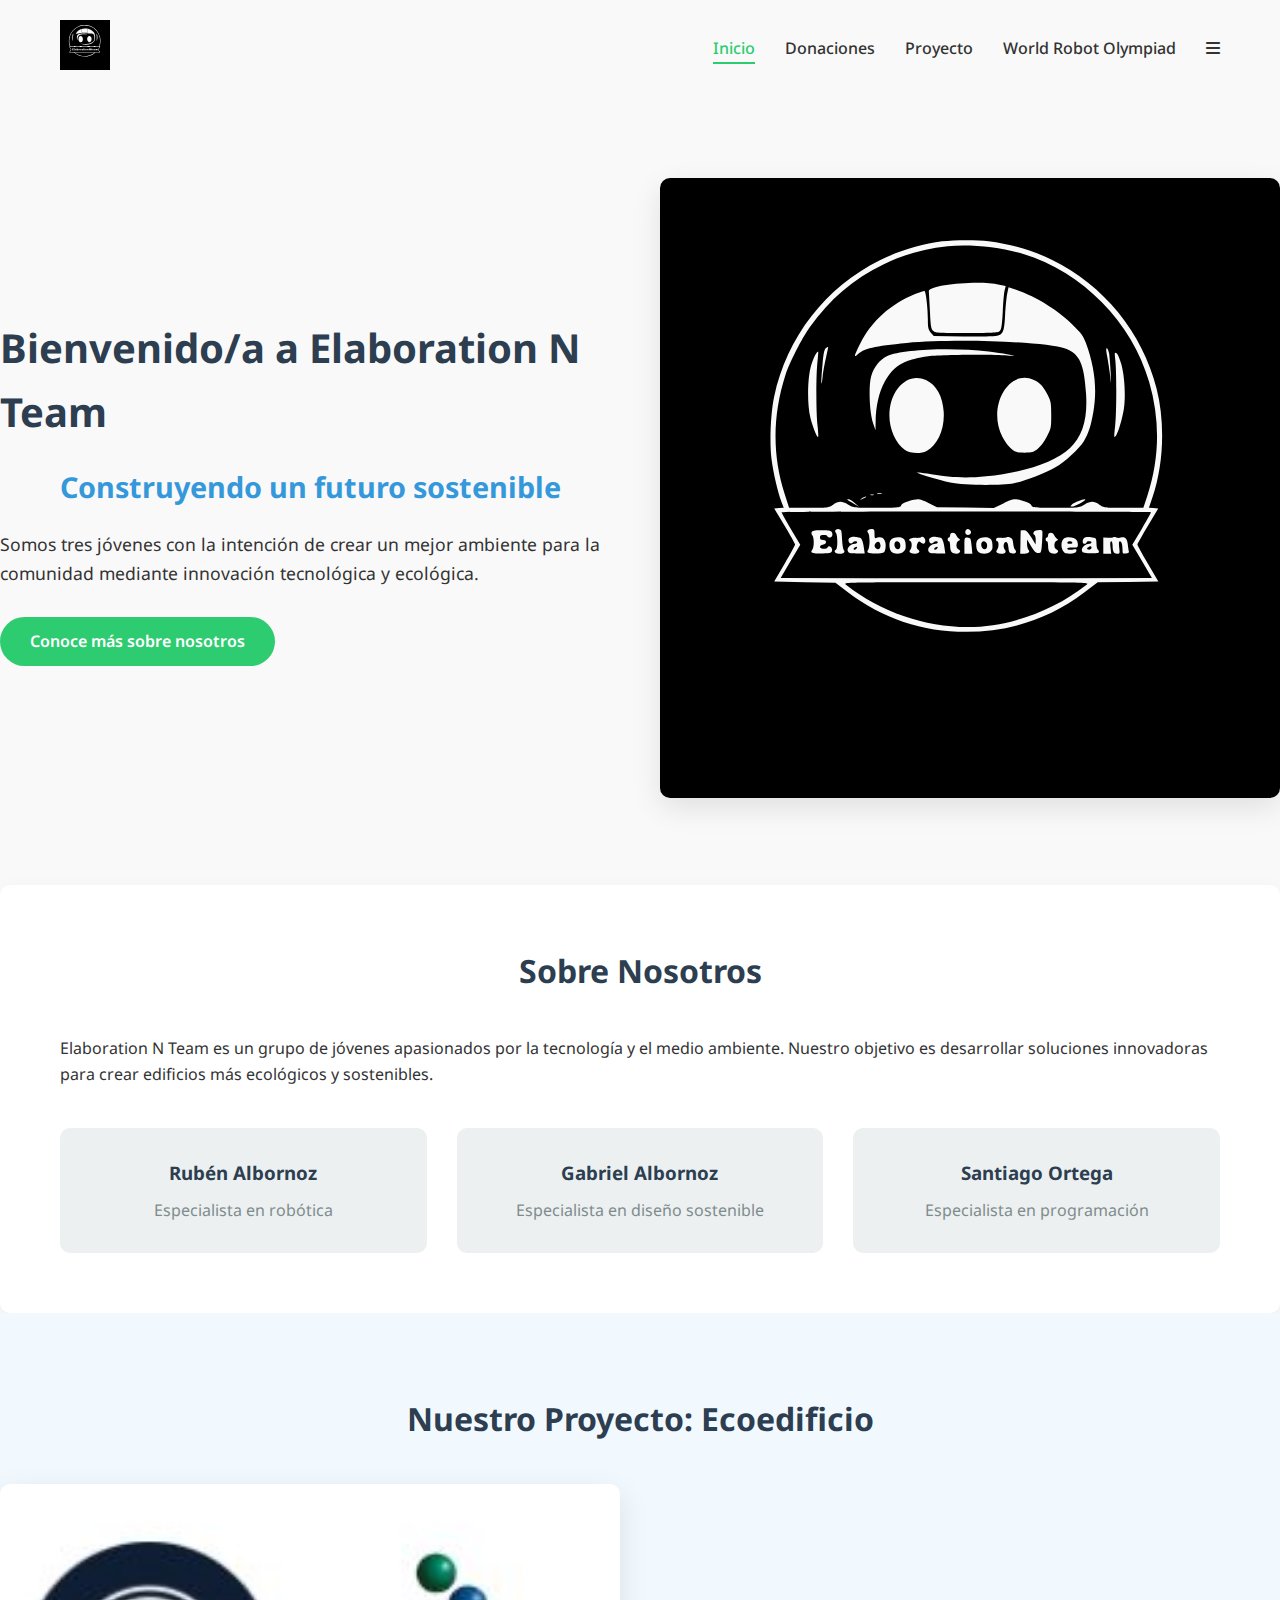
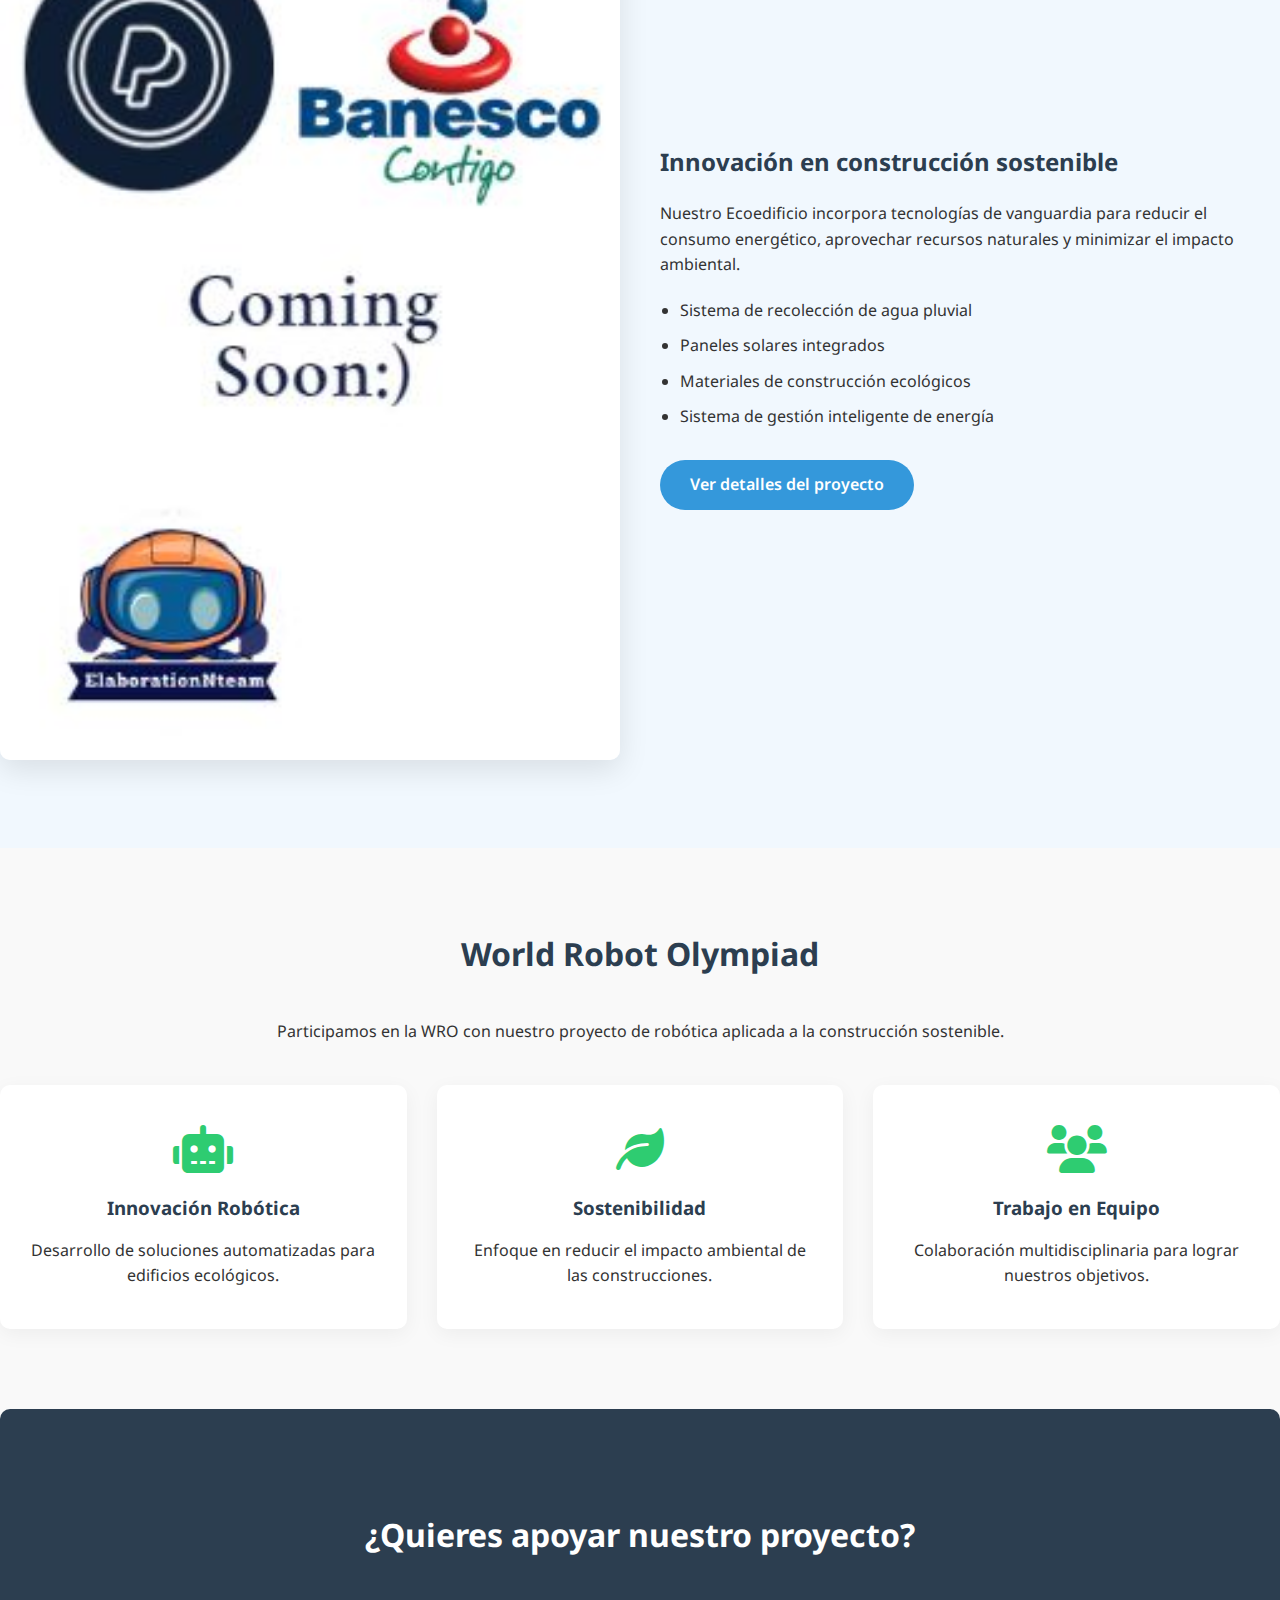
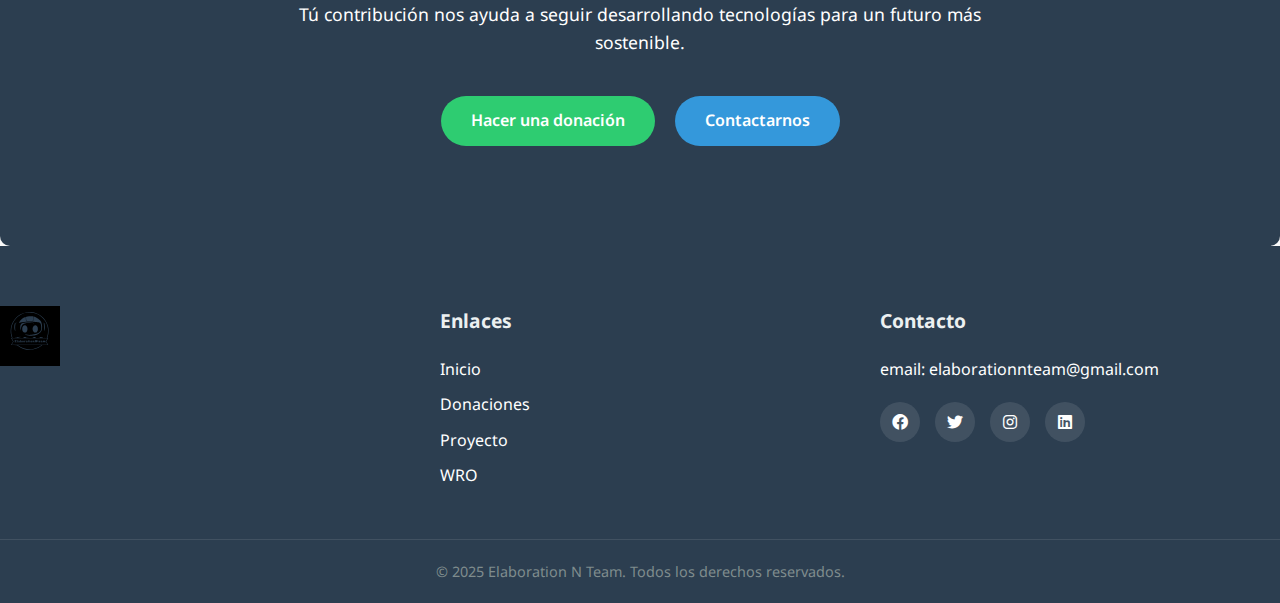
<file: index.html>
<!DOCTYPE html>
<html lang="es">
<head>
    <title>Ecoedificio - Elaboration N Team</title>
    <meta charset="UTF-8">
    <meta name="viewport" content="width=device-width, initial-scale=1.0">
    <meta name="description" content="Jóvenes creando un mejor ambiente para la comunidad con proyectos ecológicos">
    <link rel="stylesheet" href="./assets/css/global.css">
    <link rel="preconnect" href="https://fonts.googleapis.com">
    <link rel="preconnect" href="https://fonts.gstatic.com" crossorigin>
    <link href="https://fonts.googleapis.com/css2?family=Noto+Sans:ital,wght@0,100..900;1,100..900&display=swap" rel="stylesheet">
    <link rel="stylesheet" href="https://cdnjs.cloudflare.com/ajax/libs/font-awesome/6.0.0-beta3/css/all.min.css">
</head>
<body>
    <div class="container">
        <nav class="navbar">
            <div class="logo">
                <img src="img/ElaborationNteam-_1_.svg" alt="Elaboration N Team Logo">
            </div>
            <ul class="nav-links">
                <li><a href="index.html" class="active">Inicio</a></li>
                <li><a href="donations.html">Donaciones</a></li>
                <li><a href="project.html">Proyecto</a></li>
                <li><a href="#wro">World Robot Olympiad</a></li>
                <li><a href="https://wrovenezuela.org/</a>
                    WRO</li>
            </ul>
            <div class="burger">
                <i class="fas fa-bars"></i>
            </div>
        </nav>

        <header class="hero">
            <div class="hero-content">
                <h1>Bienvenido/a a Elaboration N Team</h1>
                <h2>Construyendo un futuro sostenible</h2>
                <p>Somos tres jóvenes con la intención de crear un mejor ambiente para la comunidad mediante innovación tecnológica y ecológica.</p>
                <a href="#about" class="cta-button">Conoce más sobre nosotros</a>
            </div>
            <div class="hero-image">
                <img src="img/ElaborationNteam-_1_.svg" alt="Equipo trabajando en proyecto ecológico">
            </div>
        </header>

        <section id="about" class="about-section">
            <div class="about-content">
                <h2>Sobre Nosotros</h2>
                <p>Elaboration N Team es un grupo de jóvenes apasionados por la tecnología y el medio ambiente. Nuestro objetivo es desarrollar soluciones innovadoras para crear edificios más ecológicos y sostenibles.</p>
                <div class="team-grid">
                    <div class="team-member">
                        <h3>Rubén Albornoz</h3>
                        <p>Especialista en robótica</p>
                    </div>
                    <div class="team-member">
                        <h3>Gabriel Albornoz</h3>
                        <p>Especialista en diseño sostenible</p>
                    </div>
                    <div class="team-member">
                        <h3>Santiago Ortega</h3>
                        <p>Especialista en programación</p>
                    </div>
                </div>
            </div>
        </section>

        <section id="project" class="project-section">
            <h2>Nuestro Proyecto: Ecoedificio</h2>
            <div class="project-details">
                <div class="project-image">
                    <img src="img/Captura.JPG" alt="Modelo de Ecoedificio">
                </div>
                <div class="project-description">
                    <h3>Innovación en construcción sostenible</h3>
                    <p>Nuestro Ecoedificio incorpora tecnologías de vanguardia para reducir el consumo energético, aprovechar recursos naturales y minimizar el impacto ambiental.</p>
                    <ul>
                        <li>Sistema de recolección de agua pluvial</li>
                        <li>Paneles solares integrados</li>
                        <li>Materiales de construcción ecológicos</li>
                        <li>Sistema de gestión inteligente de energía</li>
                    </ul>
                    <a href="project.html" class="cta-button secondary">Ver detalles del proyecto</a>
                </div>
            </div>
        </section>

        <section id="wro" class="wro-section">
            <h2>World Robot Olympiad</h2>
            <p>Participamos en la WRO con nuestro proyecto de robótica aplicada a la construcción sostenible.</p>
            <div class="wro-highlights">
                <div class="highlight">
                    <i class="fas fa-robot"></i>
                    <h3>Innovación Robótica</h3>
                    <p>Desarrollo de soluciones automatizadas para edificios ecológicos.</p>
                </div>
                <div class="highlight">
                    <i class="fas fa-leaf"></i>
                    <h3>Sostenibilidad</h3>
                    <p>Enfoque en reducir el impacto ambiental de las construcciones.</p>
                </div>
                <div class="highlight">
                    <i class="fas fa-users"></i>
                    <h3>Trabajo en Equipo</h3>
                    <p>Colaboración multidisciplinaria para lograr nuestros objetivos.</p>
                </div>
            </div>
        </section>

        <section class="cta-section">
            <h2>¿Quieres apoyar nuestro proyecto?</h2>
            <p>Tú contribución nos ayuda a seguir desarrollando tecnologías para un futuro más sostenible.</p>
            <div class="cta-buttons">
                <a href="donations.html" class="cta-button">Hacer una donación</a>
                <a href="#contact" class="cta-button secondary">Contactarnos</a>
            </div>
        </section>

        <footer>
            <div class="footer-content">
                <div class="footer-logo">
                    <img src="img/ElaborationNteam-_1_.svg" alt="Elaboration N Team Logo">
                </div>
                <div class="footer-links">
                    <h3>Enlaces</h3>
                    <ul>
                        <li><a href="index.html">Inicio</a></li>
                        <li><a href="donations.html">Donaciones</a></li>
                        <li><a href="project.html">Proyecto</a></li>
                        <li><a href="#wro">WRO</a></li>
                    </ul>
                </div>
                <div class="footer-contact" id="contact">
                    <h3>Contacto</h3>
                    <p>email: elaborationnteam@gmail.com</p>
                    <div class="social-icons">
                        <a href="#"><i class="fab fa-facebook"></i></a>
                        <a href="#"><i class="fab fa-twitter"></i></a>
                        <a href="#"><i class="fab fa-instagram"></i></a>
                        <a href="#"><i class="fab fa-linkedin"></i></a>
                    </div>
                </div>
            </div>
            <div class="footer-bottom">
                <p>&copy; 2025 Elaboration N Team. Todos los derechos reservados.</p>
            </div>
        </footer>
    </div>

    <script src="script.js"></script>
</body>
</html>
</file>
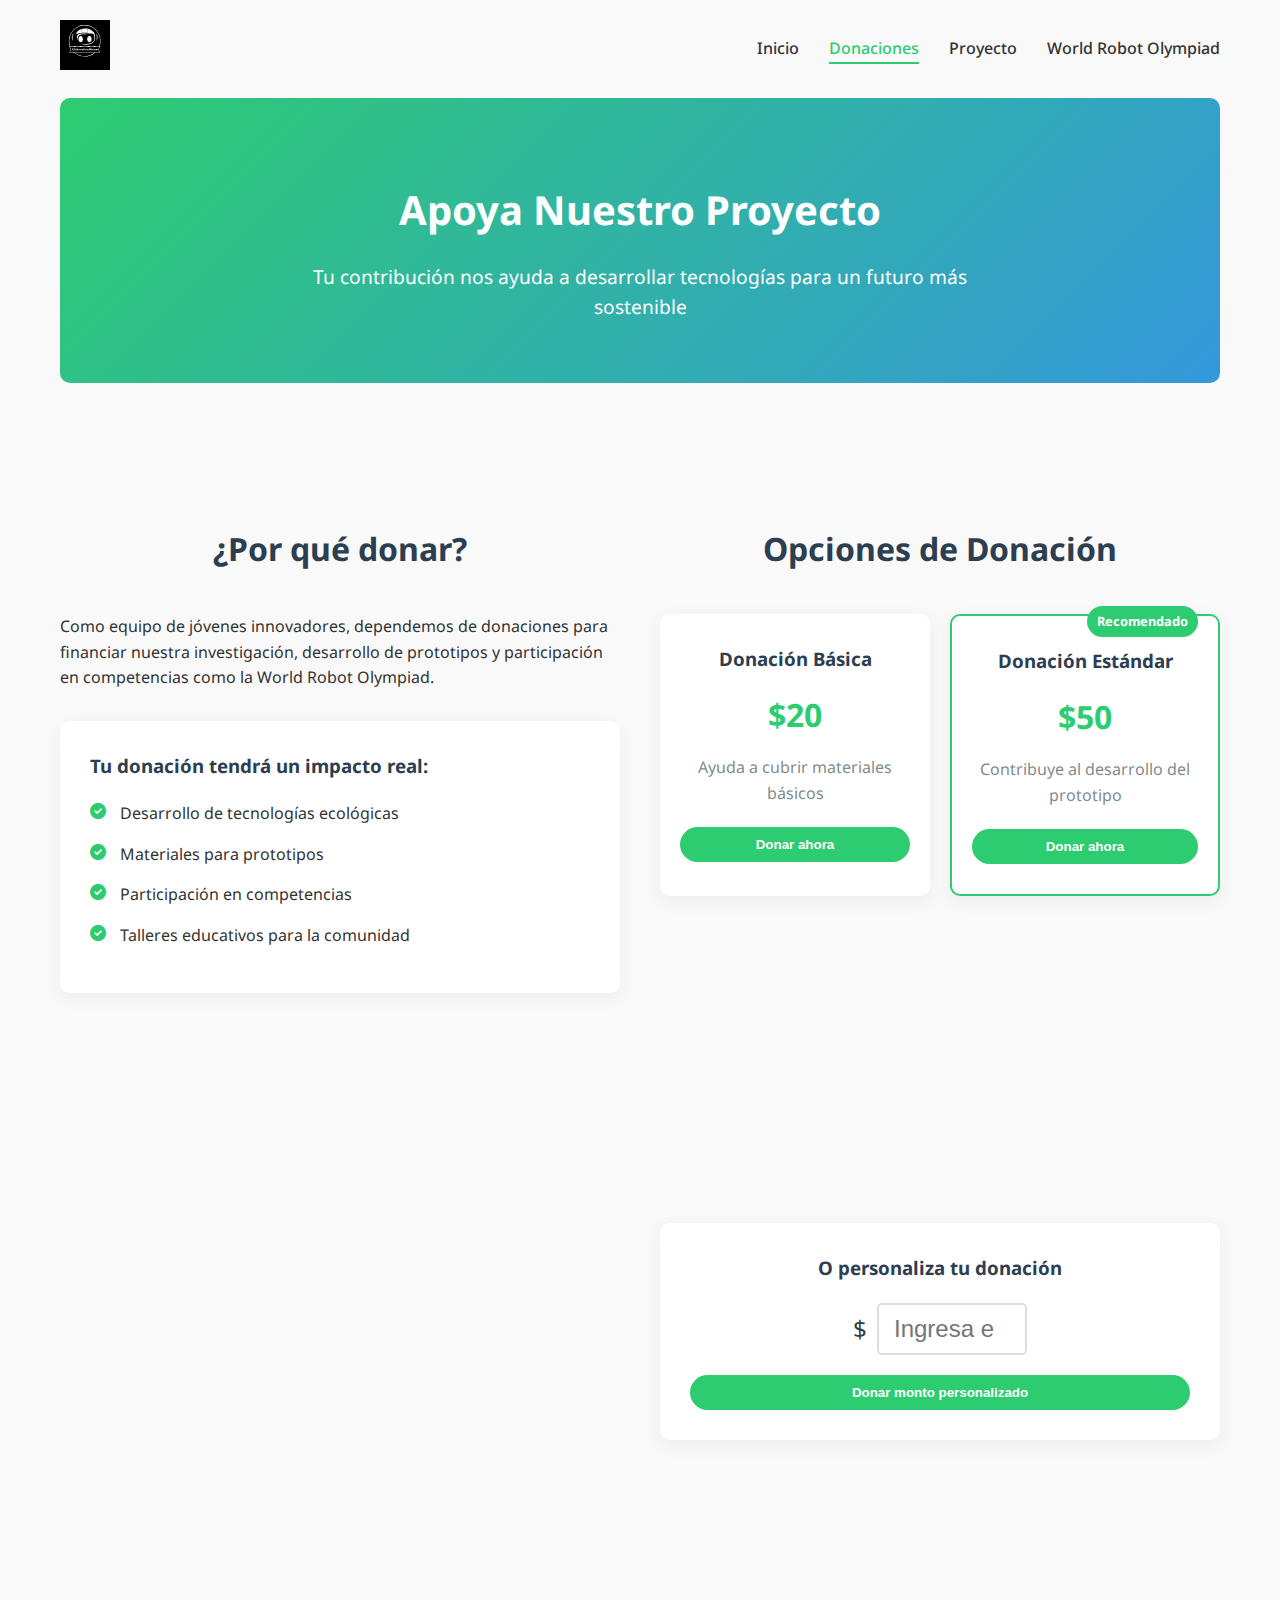
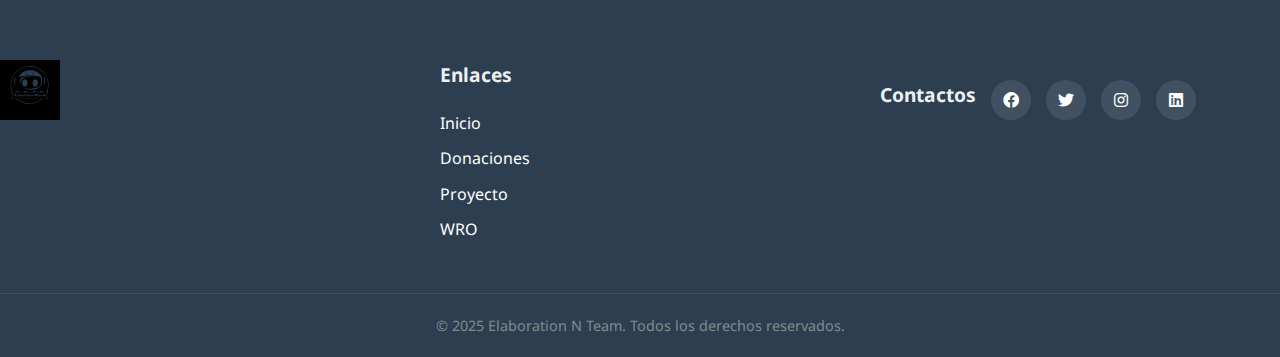
<file: donations.html>
<!DOCTYPE html>
<html lang="es">
<head>
    <title>Donaciones - Elaboration N Team</title>
    <meta charset="UTF-8">
    <meta name="viewport" content="width=device-width, initial-scale=1.0">
    <link rel="stylesheet" href="./assets/css/global.css">
    <link rel="preconnect" href="https://fonts.googleapis.com">
    <link rel="preconnect" href="https://fonts.gstatic.com" crossorigin>
    <link href="https://fonts.googleapis.com/css2?family=Noto+Sans:ital,wght@0,100..900;1,100..900&display=swap" rel="stylesheet">
    <link rel="stylesheet" href="https://cdnjs.cloudflare.com/ajax/libs/font-awesome/6.0.0-beta3/css/all.min.css">
</head>
<body>
    <div class="container">
        <nav class="navbar">
            <div class="logo">
                <img src="img/ElaborationNteam-_1_.svg" alt="Elaboration N Team Logo">
            </div>
            <ul class="nav-links">
                <li><a href="index.html">Inicio</a></li>
                <li><a href="donations.html" class="active">Donaciones</a></li>
                <li><a href="project.html">Proyecto</a></li>
                <li><a href="#wro">World Robot Olympiad</a></li>
            </ul>
            <div class="burger">
                <i class="fas fa-bars"></i>
            </div>
        </nav>

        <header class="donations-header">
            <h1>Apoya Nuestro Proyecto</h1>
            <p>Tu contribución nos ayuda a desarrollar tecnologías para un futuro más sostenible</p>
        </header>

        <section class="donation-content">
            <div class="donation-info">
                <h2>¿Por qué donar?</h2>
                <p>Como equipo de jóvenes innovadores, dependemos de donaciones para financiar nuestra investigación, desarrollo de prototipos y participación en competencias como la World Robot Olympiad.</p>
                
                <div class="impact">
                    <h3>Tu donación tendrá un impacto real:</h3>
                    <ul>
                        <li><i class="fas fa-check-circle"></i> Desarrollo de tecnologías ecológicas</li>
                        <li><i class="fas fa-check-circle"></i> Materiales para prototipos</li>
                        <li><i class="fas fa-check-circle"></i> Participación en competencias</li>
                        <li><i class="fas fa-check-circle"></i> Talleres educativos para la comunidad</li>
                    </ul>
                </div>
            </div>

            <div class="donation-options">
                <h2>Opciones de Donación</h2>
                
                <div class="donation-cards">
                    <div class="donation-card">
                        <h3>Donación Básica</h3>
                        <div class="amount">$20</div>
                        <p>Ayuda a cubrir materiales básicos</p>
                        <button class="donate-button">Donar ahora</button>
                    </div>
                    
                    <div class="donation-card recommended">
                        <div class="recommended-badge">Recomendado</div>
                        <h3>Donación Estándar</h3>
                        <div class="amount">$50</div>
                        <p>Contribuye al desarrollo del prototipo</p>
                        <button class="donate-button">Donar ahora</button>
                    </div>
                    
                    <div class="donation-card">
                        <h3>Donación Premium</h3>
                        <div class="amount">$100+</div>
                        <p>Apoya nuestra participación en la WRO</p>
                        <button class="donate-button">Donar ahora</button>
                    </div>
                </div>
                
                <div class="custom-donation">
                    <h3>O personaliza tu donación</h3>
                    <div class="input-group">
                        <span>$</span>
                        <input type="number" placeholder="Ingresa el monto" min="1">
                    </div>
                    <button class="donate-button">Donar monto personalizado</button>
                </div>
            </div>
        </section>
            </div>
        </section>

        <footer>
            <div class="footer-content">
                <div class="footer-logo">
                    <img src="img/ElaborationNteam-_1_.svg" alt="Elaboration N Team Logo">
                </div>
                <div class="footer-links">
                    <h3>Enlaces</h3>
                    <ul>
                        <li><a href="index.html">Inicio</a></li>
                        <li><a href="donations.html">Donaciones</a></li>
                        <li><a href="project.html">Proyecto</a></li>
                        <li><a href="#wro">WRO</a></li>
                    </ul>
                </div>
                <div class="footer-contact">
                    <div class="social-icons">
                        <h3>Contactos</h3>
                        <a href="#"><i class="fab fa-facebook"></i></a>
                        <a href="#"><i class="fab fa-twitter"></i></a>
                        <a href="#"><i class="fab fa-instagram"></i></a>
                        <a href="#"><i class="fab fa-linkedin"></i></a>
                    </div>
                </div>
            </div>
            <div class="footer-bottom">
                <p>&copy; 2025 Elaboration N Team. Todos los derechos reservados.</p>
            </div>
        </footer>
    </div>

    <script src="script.js"></script>
</body>
</html>
</file>
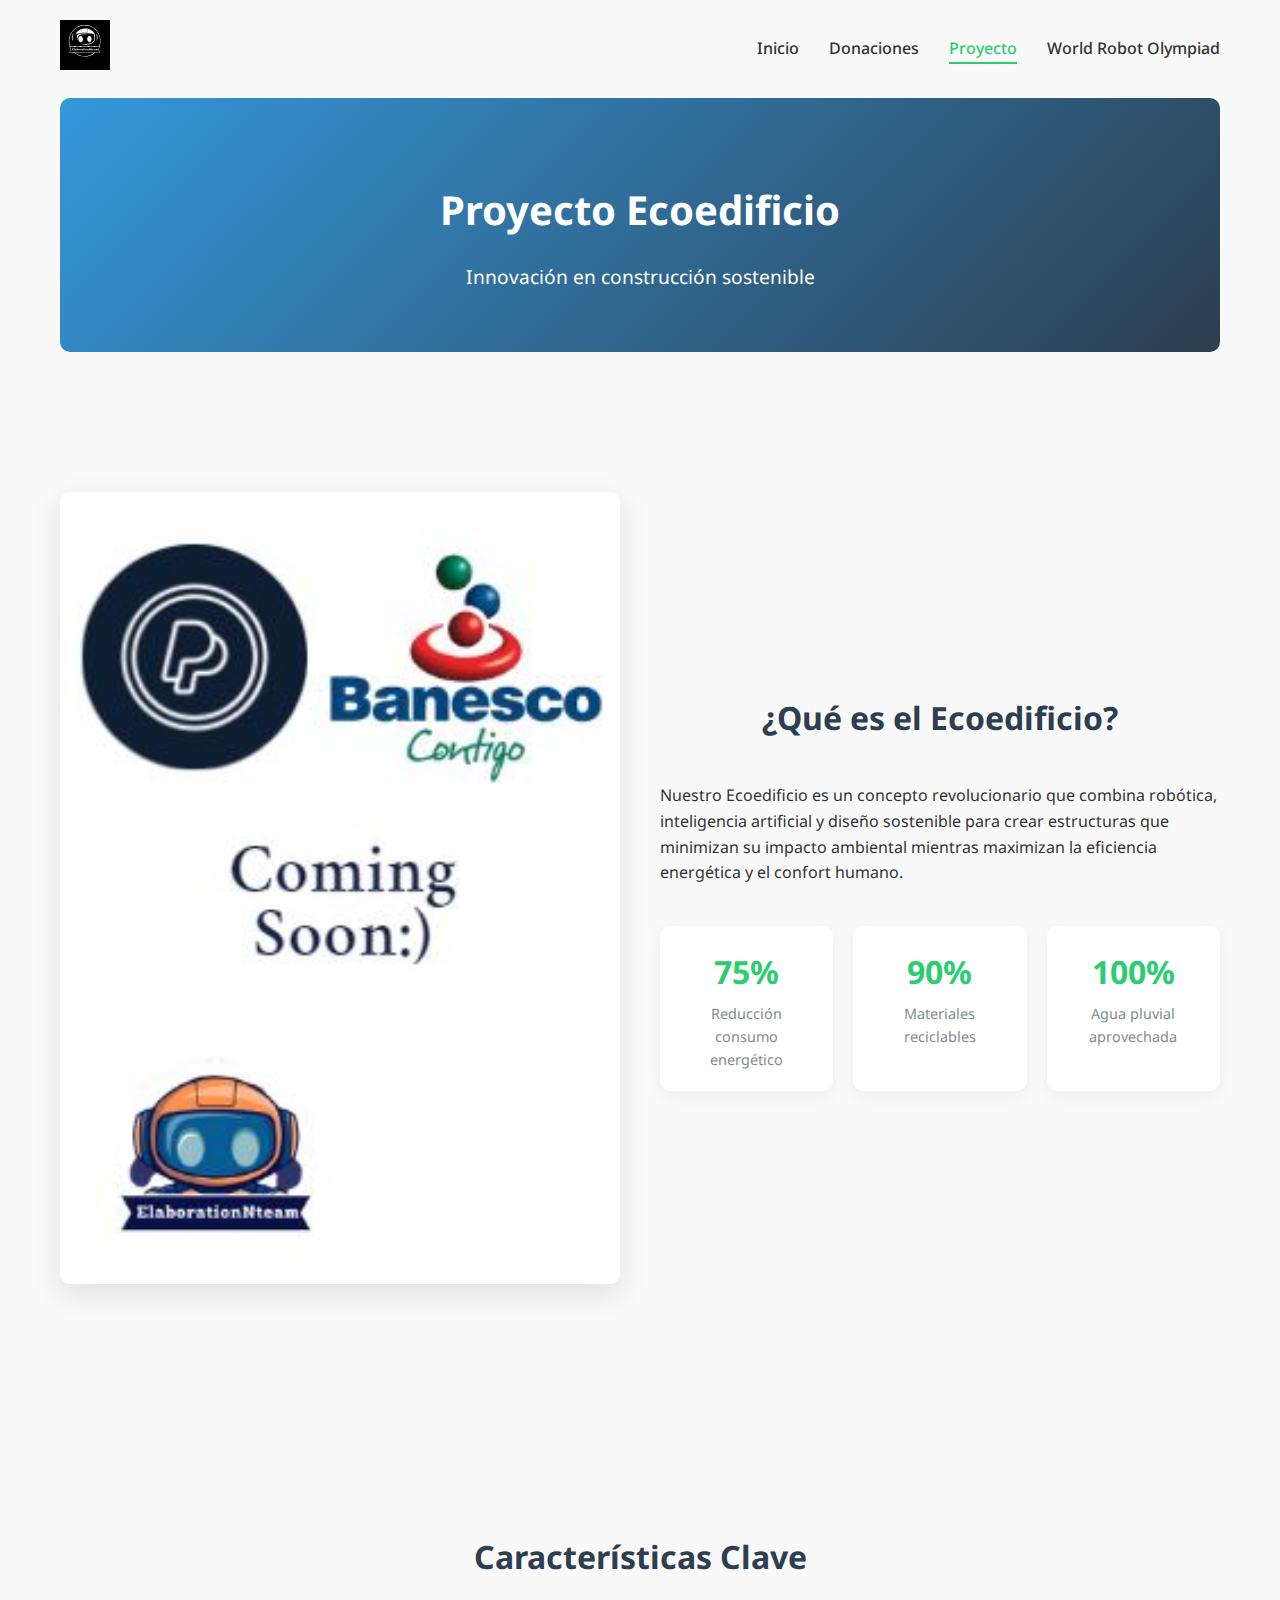
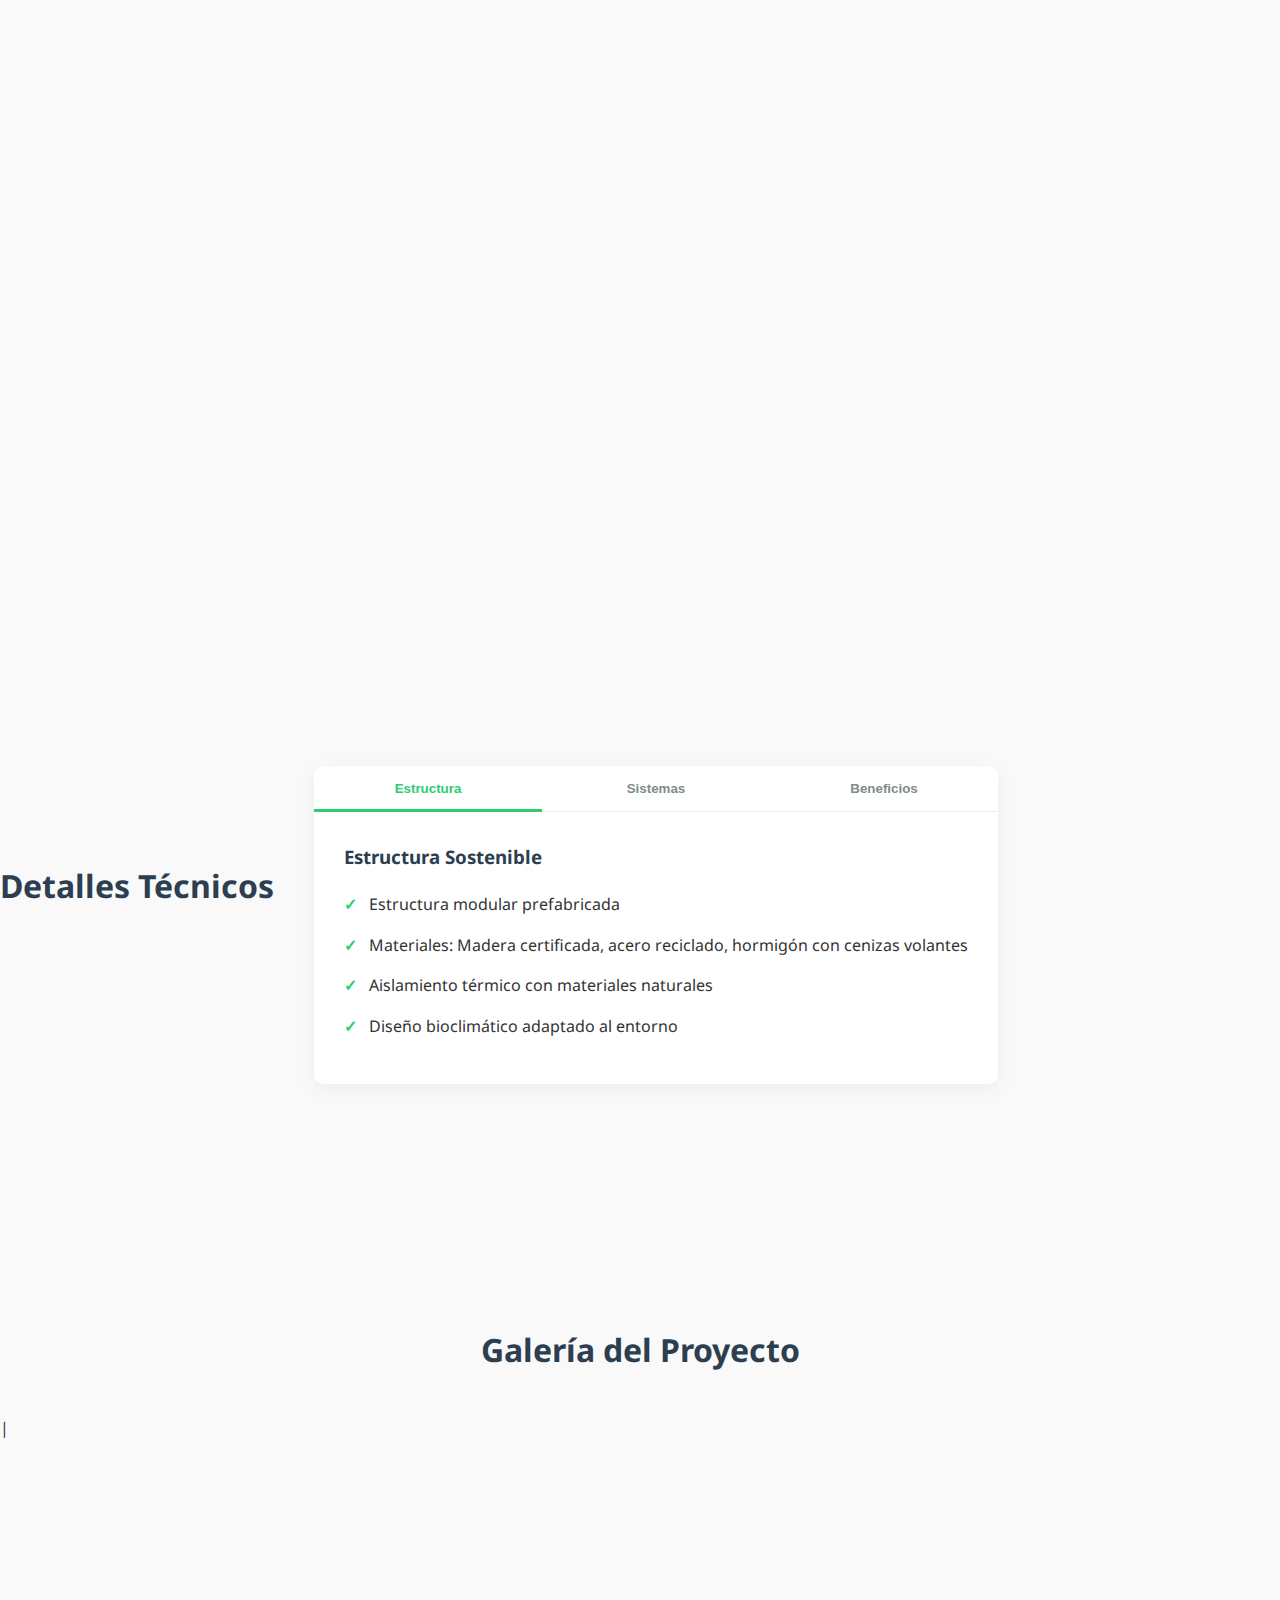
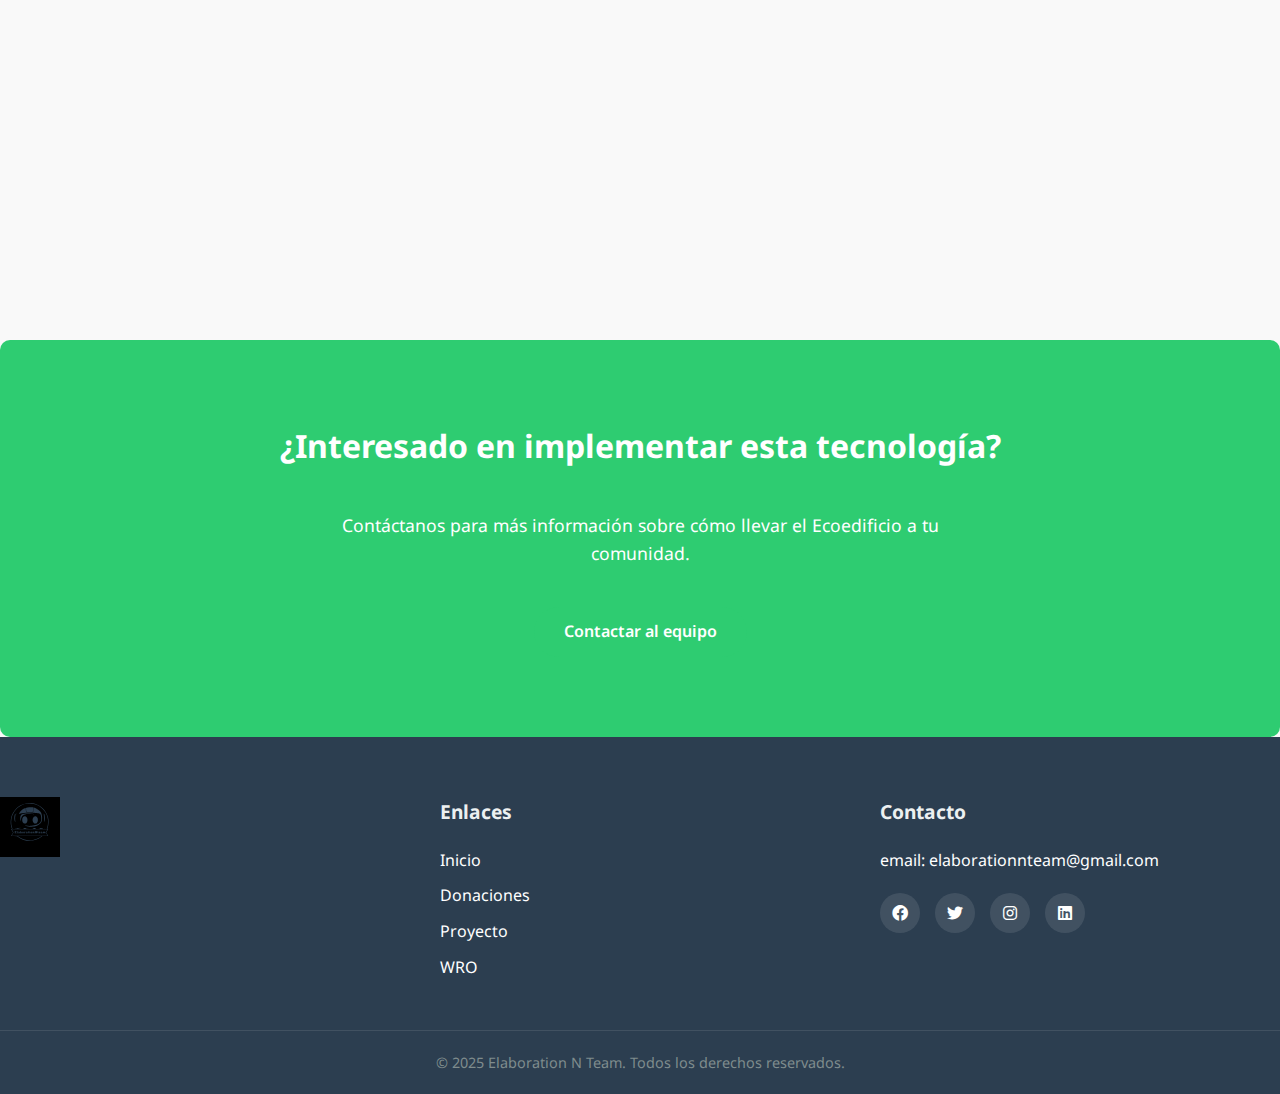
<file: project.html>
<!DOCTYPE html>
<html lang="es">
<head>
    <title>Proyecto Ecoedificio - Elaboration N Team</title>
    <meta charset="UTF-8">
    <meta name="viewport" content="width=device-width, initial-scale=1.0">
    <link rel="stylesheet" href="./assets/css/global.css">
    <link rel="preconnect" href="https://fonts.googleapis.com">
    <link rel="preconnect" href="https://fonts.gstatic.com" crossorigin>
    <link href="https://fonts.googleapis.com/css2?family=Noto+Sans:ital,wght@0,100..900;1,100..900&display=swap" rel="stylesheet">
    <link rel="stylesheet" href="https://cdnjs.cloudflare.com/ajax/libs/font-awesome/6.0.0-beta3/css/all.min.css">
</head>
<body>
    <div class="container">
        <nav class="navbar">
            <div class="logo">
                <img src="img/ElaborationNteam-_1_.svg" alt="Elaboration N Team Logo">
            </div>
            <ul class="nav-links">
                <li><a href="index.html">Inicio</a></li>
                <li><a href="donations.html">Donaciones</a></li>
                <li><a href="project.html" class="active">Proyecto</a></li>
                <li><a href="#wro">World Robot Olympiad</a></li>
            </ul>
            <div class="burger">
                <i class="fas fa-bars"></i>
            </div>
        </nav>

        <header class="project-header">
            <h1>Proyecto Ecoedificio</h1>
            <p>Innovación en construcción sostenible</p>
        </header>

        <section class="project-overview">
            <div class="project-image-main">
                <img src="img/Captura.JPG" alt="Modelo de Ecoedificio">
            </div>
            <div class="project-description">
                <h2>¿Qué es el Ecoedificio?</h2>
                <p>Nuestro Ecoedificio es un concepto revolucionario que combina robótica, inteligencia artificial y diseño sostenible para crear estructuras que minimizan su impacto ambiental mientras maximizan la eficiencia energética y el confort humano.</p>
                
                <div class="project-stats">
                    <div class="stat">
                        <div class="stat-number">75%</div>
                        <div class="stat-label">Reducción consumo energético</div>
                    </div>
                    <div class="stat">
                        <div class="stat-number">90%</div>
                        <div class="stat-label">Materiales reciclables</div>
                    </div>
                    <div class="stat">
                        <div class="stat-number">100%</div>
                        <div class="stat-label">Agua pluvial aprovechada</div>
                    </div>
                </div>
            </div>
        </section>

        <section class="project-features">
            <h2>Características Clave</h2>
            
            <div class="features-grid">
                <div class="feature">
                    <i class="fas fa-solar-panel"></i>
                    <h3>Energía Solar Integrada</h3>
                    <p>Paneles solares de última generación integrados en la fachada para máxima eficiencia.</p>
                </div>
                
                <div class="feature">
                    <i class="fas fa-water"></i>
                    <h3>Sistema de Agua Pluvial</h3>
                    <p>Recolección y filtrado de agua de lluvia para uso en el edificio. (En La Siguiente fase)</p>
                </div>
                
                <div class="feature">
                    <i class="fas fa-recycle"></i>
                    <h3>Materiales Ecológicos</h3>
                    <p>Uso de materiales reciclados y de bajo impacto ambiental.</p>
                </div>
                
                <div class="feature">
                    <i class="fas fa-robot"></i>
                    <h3>Automatización Inteligente</h3>
                    <p>Sistemas robóticos para optimizar el consumo energético.</p>
                </div>
                </div>
                
                <div class="feature">
                    <i class="fas fa-seedling"></i>
                    <h3>Techos Verdes</h3>
                    <p>Áreas verdes en techos para aislamiento térmico y mejora ambiental.</p>
                </div>
            </div>
        </section>

        <section class="project-details">
            <h2>Detalles Técnicos</h2>
            
            <div class="details-tabs">
                <div class="tabs">
                    <button class="tab-button active" onclick="openTab('estructura')">Estructura</button>
                    <button class="tab-button" onclick="openTab('sistemas')">Sistemas</button>
                    <button class="tab-button" onclick="openTab('beneficios')">Beneficios</button>
                </div>
                
                <div id="estructura" class="tab-content active">
                    <h3>Estructura Sostenible</h3>
                    <ul>
                        <li>Estructura modular prefabricada</li>
                        <li>Materiales: Madera certificada, acero reciclado, hormigón con cenizas volantes</li>
                        <li>Aislamiento térmico con materiales naturales</li>
                        <li>Diseño bioclimático adaptado al entorno</li>
                    </ul>
                </div>
                
                <div id="sistemas" class="tab-content">
                    <h3>Sistemas Inteligentes</h3>
                    <ul>
                        <li>Gestor energético automatizado</li>
                        <li>Iluminación LED</li>
                        <li>Climatización geotérmica</li>
                    </ul>
                </div>
                
                <div id="beneficios" class="tab-content">
                    <h3>Beneficios Ambientales</h3>
                    <ul>
                        <li>Reducción de huella de carbono</li>
                        <li>Menor consumo de recursos naturales</li>
                        <li>Mejor calidad del aire interior</li>
                        <li>Contribución a la biodiversidad urbana</li>
                    </ul>
                </div>
            </div>
        </section>

        <section class="project-gallery">
            <h2>Galería del Proyecto</h2>|
            <div class="gallery-grid">
                <div class="gallery-item">
                    <img src="img/Morochos Maqueta.jpeg" alt="Maqueta del Ecoedificio">
                    <p>Maqueta inicial del proyecto</p>
                </div>
                <div class="gallery-item">
                    <img src="img/Sant Codigo (1).jpeg" alt="Equipo trabajando">
                    <p>Nuestro Compañero Santiago Desarrolando el codigo De nuestra página</p>
                </div>
                <div class="gallery-item">
                    <img src="img/Gabo tink 3D.jpeg" alt="Diagrama técnico">
                    <p>Diseño En 3D</p>
                </div>

            </div>
        </section>

        <section class="project-cta">
            <h2>¿Interesado en implementar esta tecnología?</h2>
            <p>Contáctanos para más información sobre cómo llevar el Ecoedificio a tu comunidad.</p>
            <a href="#contact" class="cta-button">Contactar al equipo</a>
        </section>

        <footer>
            <div class="footer-content">
                <div class="footer-logo">
                    <img src="img/ElaborationNteam-_1_.svg" alt="Elaboration N Team Logo">
                </div>
                <div class="footer-links">
                    <h3>Enlaces</h3>
                    <ul>
                        <li><a href="index.html">Inicio</a></li>
                        <li><a href="donations.html">Donaciones</a></li>
                        <li><a href="project.html">Proyecto</a></li>
                        <li><a href="#wro">WRO</a></li>
                    </ul>
                </div>
                <div class="footer-contact" id="contact">
                    <h3>Contacto</h3>
                    <p>email: elaborationnteam@gmail.com</p>
                    <div class="social-icons">
                        <a href="#"><i class="fab fa-facebook"></i></a>
                        <a href="#"><i class="fab fa-twitter"></i></a>
                        <a href="#"><i class="fab fa-instagram"></i></a>
                        <a href="#"><i class="fab fa-linkedin"></i></a>
                    </div>
                </div>
            </div>
            <div class="footer-bottom">
                <p>&copy; 2025 Elaboration N Team. Todos los derechos reservados.</p>
            </div> 
        </footer>
    </div>

    <script src="script.js"></script>
</body>
</html>
</file>
<file: assets/css/global.css>
/* Estilos generales */
:root {
    --primary-color: #2ecc71;
    --secondary-color: #3498db;
    --dark-color: #2c3e50;
    --light-color: #ecf0f1;
    --accent-color: #e74c3c;
    --text-color: #333;
    --text-light: #7f8c8d;
}

* {
    margin: 0;
    padding: 0;
    box-sizing: border-box;
}

body {
    font-family: 'Noto Sans', sans-serif;
    line-height: 1.6;
    color: var(--text-color);
    background-color: #f9f9f9;
}

.container {
    max-width: 1200px;
    margin: 0 auto;
    padding: 0 20px;
}

a {
    text-decoration: none;
    color: inherit;
}

/* Barra de navegación */
.navbar {
    display: flex;
    justify-content: space-between;
    align-items: center;
    padding: 20px 0;
    position: relative;
}

.logo img {
    height: 50px;
}

.nav-links {
    display: flex;
    list-style: none;
}

.nav-links li {
    margin-left: 30px;
}

.nav-links a {
    font-weight: 500;
    transition: color 0.3s;
    padding: 5px 0;
    position: relative;
}

.nav-links a:hover {
    color: var(--primary-color);
}

.nav-links a.active {
    color: var(--primary-color);
}

.nav-links a.active:after {
    content: '';
    position: absolute;
    bottom: 0;
    left: 0;
    width: 100%;
    height: 2px;
    background-color: var(--primary-color);
}

.burger {
    display: none;
    cursor: pointer;
}

/* Hero section */
.hero {
    display: flex;
    align-items: center;
    justify-content: space-between;
    padding: 80px 0;
}

.hero-content {
    flex: 1;
    padding-right: 40px;
}

.hero-content h1 {
    font-size: 2.5rem;
    margin-bottom: 20px;
    color: var(--dark-color);
}

.hero-content h2 {
    font-size: 1.8rem;
    margin-bottom: 20px;
    color: var(--secondary-color);
}

.hero-content p {
    font-size: 1.1rem;
    margin-bottom: 30px;
    color: var(--text-color);
}

.hero-image {
    flex: 1;
    text-align: center;
}

.hero-image img {
    max-width: 100%;
    height: auto;
    border-radius: 10px;
    box-shadow: 0 10px 30px rgba(0,0,0,0.1);
}

/* Botones */
.cta-button {
    display: inline-block;
    background-color: var(--primary-color);
    color: white;
    padding: 12px 30px;
    border-radius: 50px;
    font-weight: 600;
    transition: all 0.3s;
    border: none;
    cursor: pointer;
}

.cta-button:hover {
    background-color: #27ae60;
    transform: translateY(-3px);
    box-shadow: 0 5px 15px rgba(46, 204, 113, 0.3);
}

.cta-button.secondary {
    background-color: var(--secondary-color);
}

.cta-button.secondary:hover {
    background-color: #2980b9;
    box-shadow: 0 5px 15px rgba(52, 152, 219, 0.3);
}

/* Secciones */
section {
    padding: 80px 0;
}

h2 {
    font-size: 2rem;
    margin-bottom: 40px;
    color: var(--dark-color);
    text-align: center;
}

/* Sobre nosotros */
.about-section {
    background-color: white;
    border-radius: 10px;
    box-shadow: 0 5px 20px rgba(0,0,0,0.05);
    padding: 60px;
}

.team-grid {
    display: grid;
    grid-template-columns: repeat(auto-fit, minmax(250px, 1fr));
    gap: 30px;
    margin-top: 40px;
}

.team-member {
    text-align: center;
    background-color: var(--light-color);
    padding: 30px 20px;
    border-radius: 10px;
    transition: transform 0.3s;
}

.team-member:hover {
    transform: translateY(-10px);
}

.team-member img {
    width: 150px;
    height: 150px;
    border-radius: 50%;
    object-fit: cover;
    margin-bottom: 20px;
    border: 5px solid white;
    box-shadow: 0 5px 15px rgba(0,0,0,0.1);
}

.team-member h3 {
    margin-bottom: 10px;
    color: var(--dark-color);
}

.team-member p {
    color: var(--text-light);
}

/* Proyecto */
.project-section {
    background-color: #f1f8fe;
}

.project-details {
    display: flex;
    align-items: center;
    gap: 40px;
}

.project-image {
    flex: 1;
}

.project-image img {
    width: 100%;
    border-radius: 10px;
    box-shadow: 0 10px 30px rgba(0,0,0,0.1);
}

.project-description {
    flex: 1;
}

.project-description h3 {
    font-size: 1.5rem;
    margin-bottom: 20px;
    color: var(--dark-color);
}

.project-description ul {
    margin: 20px 0 30px;
    padding-left: 20px;
}

.project-description li {
    margin-bottom: 10px;
}

/* WRO */
.wro-section {
    text-align: center;
}

.wro-highlights {
    display: grid;
    grid-template-columns: repeat(auto-fit, minmax(250px, 1fr));
    gap: 30px;
    margin-top: 40px;
}

.highlight {
    background-color: white;
    padding: 40px 30px;
    border-radius: 10px;
    box-shadow: 0 5px 20px rgba(0,0,0,0.05);
    transition: transform 0.3s;
}

.highlight:hover {
    transform: translateY(-10px);
}

.highlight i {
    font-size: 3rem;
    color: var(--primary-color);
    margin-bottom: 20px;
}

.highlight h3 {
    margin-bottom: 15px;
    color: var(--dark-color);
}

/* CTA */
.cta-section {
    text-align: center;
    background-color: var(--dark-color);
    color: white;
    padding: 100px 0;
    border-radius: 10px;
}

.cta-section h2 {
    color: white;
}

.cta-section p {
    max-width: 700px;
    margin: 0 auto 40px;
    font-size: 1.1rem;
}

.cta-buttons {
    display: flex;
    justify-content: center;
    gap: 20px;
}

/* Footer */
footer {
    background-color: var(--dark-color);
    color: white;
    padding: 60px 0 0;
}

.footer-content {
    display: grid;
    grid-template-columns: repeat(auto-fit, minmax(250px, 1fr));
    gap: 40px;
    margin-bottom: 40px;
}

.footer-logo img {
    height: 60px;
    margin-bottom: 20px;
}

.footer-links h3, .footer-contact h3 {
    font-size: 1.2rem;
    margin-bottom: 20px;
    color: var(--light-color);
}

.footer-links ul {
    list-style: none;
}

.footer-links li {
    margin-bottom: 10px;
}

.footer-links a:hover {
    color: var(--primary-color);
}

.footer-contact p {
    margin-bottom: 15px;
}

.social-icons {
    display: flex;
    gap: 15px;
    margin-top: 20px;
}

.social-icons a {
    display: inline-flex;
    align-items: center;
    justify-content: center;
    width: 40px;
    height: 40px;
    background-color: rgba(255,255,255,0.1);
    border-radius: 50%;
    transition: all 0.3s;
}

.social-icons a:hover {
    background-color: var(--primary-color);
    transform: translateY(-3px);
}

.footer-bottom {
    text-align: center;
    padding: 20px 0;
    border-top: 1px solid rgba(255,255,255,0.1);
    font-size: 0.9rem;
    color: var(--text-light);
}

/* Página de donaciones */
.donations-header {
    text-align: center;
    padding: 80px 0 60px;
    background: linear-gradient(135deg, var(--primary-color), var(--secondary-color));
    color: white;
    border-radius: 10px;
    margin-bottom: 60px;
}

.donations-header h1 {
    font-size: 2.5rem;
    margin-bottom: 20px;
}

.donations-header p {
    font-size: 1.2rem;
    max-width: 700px;
    margin: 0 auto;
}

.donation-content {
    display: flex;
    gap: 40px;
    margin-bottom: 80px;
}

.donation-info {
    flex: 1;
}

.donation-options {
    flex: 1;
}

.impact {
    background-color: white;
    padding: 30px;
    border-radius: 10px;
    box-shadow: 0 5px 20px rgba(0,0,0,0.05);
    margin-top: 30px;
}

.impact h3 {
    margin-bottom: 20px;
    color: var(--dark-color);
}

.impact ul {
    list-style: none;
}

.impact li {
    margin-bottom: 15px;
    padding-left: 30px;
    position: relative;
}

.impact li i {
    position: absolute;
    left: 0;
    top: 2px;
    color: var(--primary-color);
}

.donation-cards {
    display: grid;
    grid-template-columns: repeat(auto-fit, minmax(200px, 1fr));
    gap: 20px;
    margin-bottom: 30px;
}

.donation-card {
    background-color: white;
    padding: 30px 20px;
    border-radius: 10px;
    box-shadow: 0 5px 20px rgba(0,0,0,0.05);
    text-align: center;
    position: relative;
    transition: transform 0.3s;
}

.donation-card:hover {
    transform: translateY(-10px);
}

.donation-card.recommended {
    border: 2px solid var(--primary-color);
}

.recommended-badge {
    position: absolute;
    top: -10px;
    right: 20px;
    background-color: var(--primary-color);
    color: white;
    padding: 5px 10px;
    border-radius: 20px;
    font-size: 0.8rem;
    font-weight: bold;
}

.donation-card h3 {
    margin-bottom: 15px;
    color: var(--dark-color);
}

.amount {
    font-size: 2rem;
    font-weight: bold;
    color: var(--primary-color);
    margin-bottom: 15px;
}

.donation-card p {
    margin-bottom: 20px;
    color: var(--text-light);
}

.donate-button {
    background-color: var(--primary-color);
    color: white;
    border: none;
    padding: 10px 20px;
    border-radius: 50px;
    cursor: pointer;
    font-weight: 600;
    transition: all 0.3s;
    width: 100%;
}

.donate-button:hover {
    background-color: #27ae60;
    transform: translateY(-3px);
    box-shadow: 0 5px 15px rgba(46, 204, 113, 0.3);
}

.custom-donation {
    background-color: white;
    padding: 30px;
    border-radius: 10px;
    box-shadow: 0 5px 20px rgba(0,0,0,0.05);
    text-align: center;
}

.custom-donation h3 {
    margin-bottom: 20px;
    color: var(--dark-color);
}

.input-group {
    display: flex;
    align-items: center;
    justify-content: center;
    margin-bottom: 20px;
}

.input-group span {
    font-size: 1.5rem;
    margin-right: 10px;
    color: var(--dark-color);
}

.input-group input {
    font-size: 1.5rem;
    padding: 10px 15px;
    border: 2px solid #ddd;
    border-radius: 5px;
    width: 150px;
    text-align: center;
}

.donation-testimonials h2 {
    text-align: center;
    margin-bottom: 40px;
}

.testimonials-grid {
    display: grid;
    grid-template-columns: repeat(auto-fit, minmax(300px, 1fr));
    gap: 30px;
}

.testimonial {
    background-color: white;
    padding: 30px;
    border-radius: 10px;
    box-shadow: 0 5px 20px rgba(0,0,0,0.05);
}

.testimonial p {
    font-style: italic;
    margin-bottom: 20px;
    color: var(--text-color);
}

.author {
    font-weight: bold;
    color: var(--primary-color);
}

/* Página de proyecto */
.project-header {
    text-align: center;
    padding: 80px 0 60px;
    background: linear-gradient(135deg, var(--secondary-color), var(--dark-color));
    color: white;
    border-radius: 10px;
    margin-bottom: 60px;
}

.project-header h1 {
    font-size: 2.5rem;
    margin-bottom: 20px;
}

.project-header p {
    font-size: 1.2rem;
    max-width: 700px;
    margin: 0 auto;
}

.project-overview {
    display: flex;
    gap: 40px;
    align-items: center;
    margin-bottom: 80px;
}

.project-image-main {
    flex: 1;
}

.project-image-main img {
    width: 100%;
    border-radius: 10px;
    box-shadow: 0 10px 30px rgba(0,0,0,0.1);
}

.project-description {
    flex: 1;
}

.project-stats {
    display: grid;
    grid-template-columns: repeat(3, 1fr);
    gap: 20px;
    margin-top: 40px;
}

.stat {
    text-align: center;
    background-color: white;
    padding: 20px;
    border-radius: 10px;
    box-shadow: 0 5px 15px rgba(0,0,0,0.05);
}

.stat-number {
    font-size: 2rem;
    font-weight: bold;
    color: var(--primary-color);
    margin-bottom: 5px;
}

.stat-label {
    font-size: 0.9rem;
    color: var(--text-light);
}

.features-grid {
    display: grid;
    grid-template-columns: repeat(auto-fit, minmax(250px, 1fr));
    gap: 30px;
    margin-top: 40px;
}

.feature {
    text-align: center;
    background-color: white;
    padding: 40px 30px;
    border-radius: 10px;
    box-shadow: 0 5px 20px rgba(0,0,0,0.05);
    transition: transform 0.3s;
}

.feature:hover {
    transform: translateY(-10px);
}

.feature i {
    font-size: 3rem;
    color: var(--primary-color);
    margin-bottom: 20px;
}

.feature h3 {
    margin-bottom: 15px;
    color: var(--dark-color);
}

.details-tabs {
    background-color: white;
    border-radius: 10px;
    box-shadow: 0 5px 20px rgba(0,0,0,0.05);
    overflow: hidden;
    margin-top: 40px;
}

.tabs {
    display: flex;
    border-bottom: 1px solid #eee;
}

.tab-button {
    flex: 1;
    padding: 15px 20px;
    background: none;
    border: none;
    cursor: pointer;
    font-weight: 600;
    color: var(--text-light);
    transition: all 0.3s;
    position: relative;
}

.tab-button:hover {
    color: var(--dark-color);
}

.tab-button.active {
    color: var(--primary-color);
}

.tab-button.active:after {
    content: '';
    position: absolute;
    bottom: -1px;
    left: 0;
    width: 100%;
    height: 3px;
    background-color: var(--primary-color);
}

.tab-content {
    padding: 30px;
    display: none;
}

.tab-content.active {
    display: block;
}

.tab-content h3 {
    margin-bottom: 20px;
    color: var(--dark-color);
}

.tab-content ul {
    list-style: none;
}

.tab-content li {
    margin-bottom: 15px;
    padding-left: 25px;
    position: relative;
}

.tab-content li:before {
    content: '✓';
    position: absolute;
    left: 0;
    color: var(--primary-color);
    font-weight: bold;
}

.project-gallery {
    margin-top: 80px;
}

.gallery-grid {
    display: grid;
    grid-template-columns: repeat(auto-fit, minmax(300px, 1fr));
    gap: 30px;
    margin-top: 40px;
}

.gallery-item {
    background-color: white;
    border-radius: 10px;
    overflow: hidden;
    box-shadow: 0 5px 20px rgba(0,0,0,0.05);
}

.gallery-item img {
    width: 100%;
    height: 200px;
    object-fit: cover;
}

.gallery-item p {
    padding: 20px;
    text-align: center;
    color: var(--text-light);
}

.project-cta {
    text-align: center;
    background-color: var(--primary-color);
    color: white;
    padding: 80px 0;
    border-radius: 10px;
    margin-top: 80px;
}

.project-cta h2 {
    color: white;
}

.project-cta p {
    max-width: 700px;
    margin: 0 auto 40px;
    font-size: 1.1rem;
}

/* Responsive */
@media (max-width: 992px) {
    .hero, .project-overview, .donation-content {
        flex-direction: column;
    }
    
    .hero-content, .project-description, .donation-info {
        padding-right: 0;
        margin-bottom: 40px;
    }
    
    .project-image, .project-image-main {
        order: -1;
    }
}

@media (max-width: 768px) {
    .nav-links {
        display: none;
        position: absolute;
        top: 100%;
        left: 0;
        right: 0;
        background-color: white;
        flex-direction: column;
        padding: 20px;
        box-shadow: 0 5px 10px rgba(0,0,0,0.1);
        z-index: 100;
    }
    
    .nav-links.active {
        display: flex;
    }
    
    .nav-links li {
        margin: 10px 0;
    }
    
    .burger {
        display: block;
    }
    
    .project-stats {
        grid-template-columns: 1fr;
    }
    
    .cta-buttons {
        flex-direction: column;
        gap: 15px;
    }
}
</file>
